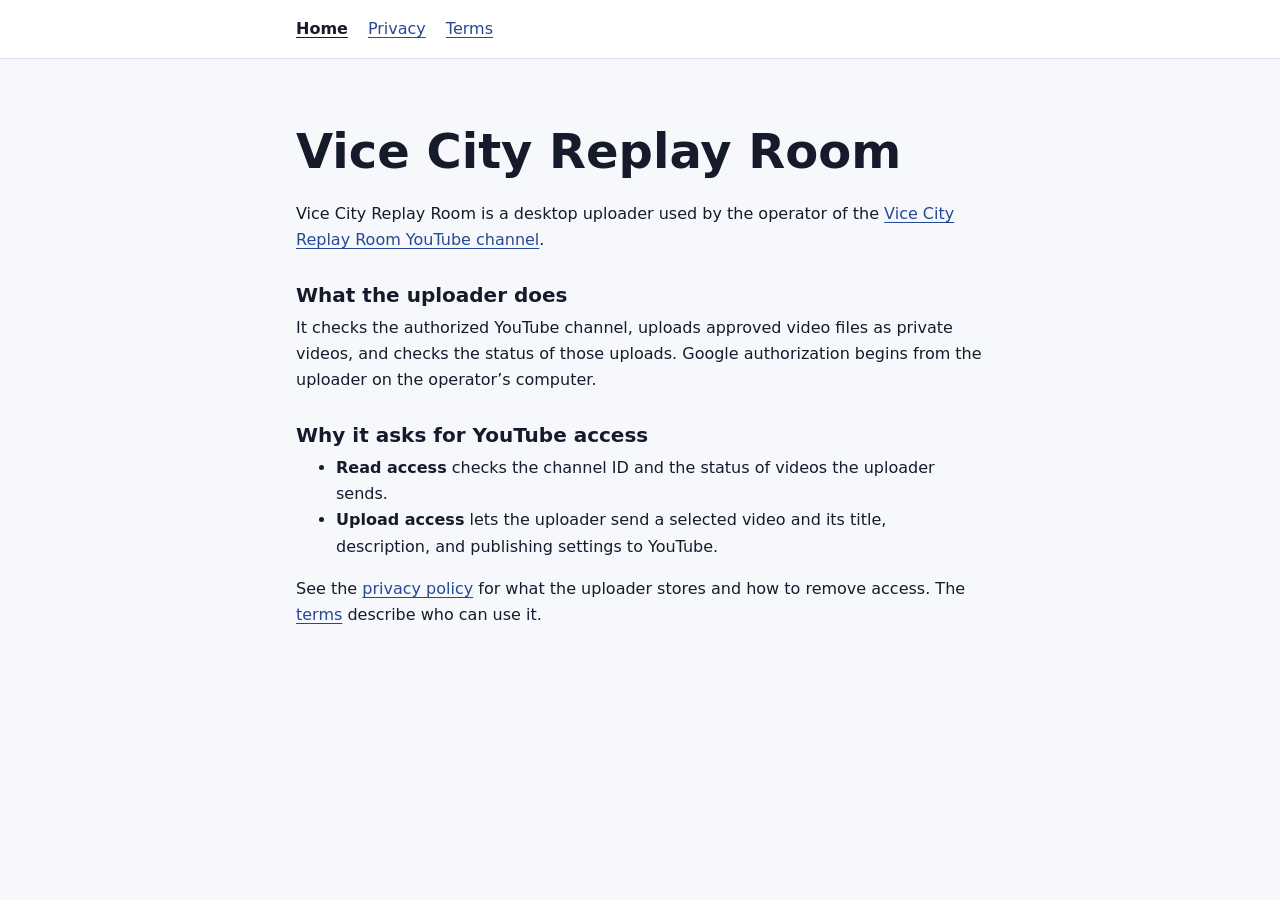
<file: index.html>
<!doctype html>
<html lang="en">
<head>
  <meta charset="utf-8">
  <meta name="viewport" content="width=device-width, initial-scale=1">
  <title>Vice City Replay Room</title>
  <meta name="description" content="Information about the Vice City Replay Room desktop uploader and its use of YouTube authorization.">
  <link rel="stylesheet" href="style.css">
</head>
<body>
  <header><nav aria-label="Site"><a aria-current="page" href="./">Home</a><a href="privacy.html">Privacy</a><a href="terms.html">Terms</a></nav></header>
  <main>
    <h1>Vice City Replay Room</h1>
    <p>Vice City Replay Room is a desktop uploader used by the operator of the <a href="https://www.youtube.com/channel/UCJaD9IKdL5D6_-kNvS7mwIA">Vice City Replay Room YouTube channel</a>.</p>
    <h2>What the uploader does</h2>
    <p>It checks the authorized YouTube channel, uploads approved video files as private videos, and checks the status of those uploads. Google authorization begins from the uploader on the operator’s computer.</p>
    <h2>Why it asks for YouTube access</h2>
    <ul>
      <li><strong>Read access</strong> checks the channel ID and the status of videos the uploader sends.</li>
      <li><strong>Upload access</strong> lets the uploader send a selected video and its title, description, and publishing settings to YouTube.</li>
    </ul>
    <p>See the <a href="privacy.html">privacy policy</a> for what the uploader stores and how to remove access. The <a href="terms.html">terms</a> describe who can use it.</p>
  </main>
</body>
</html>
</file>
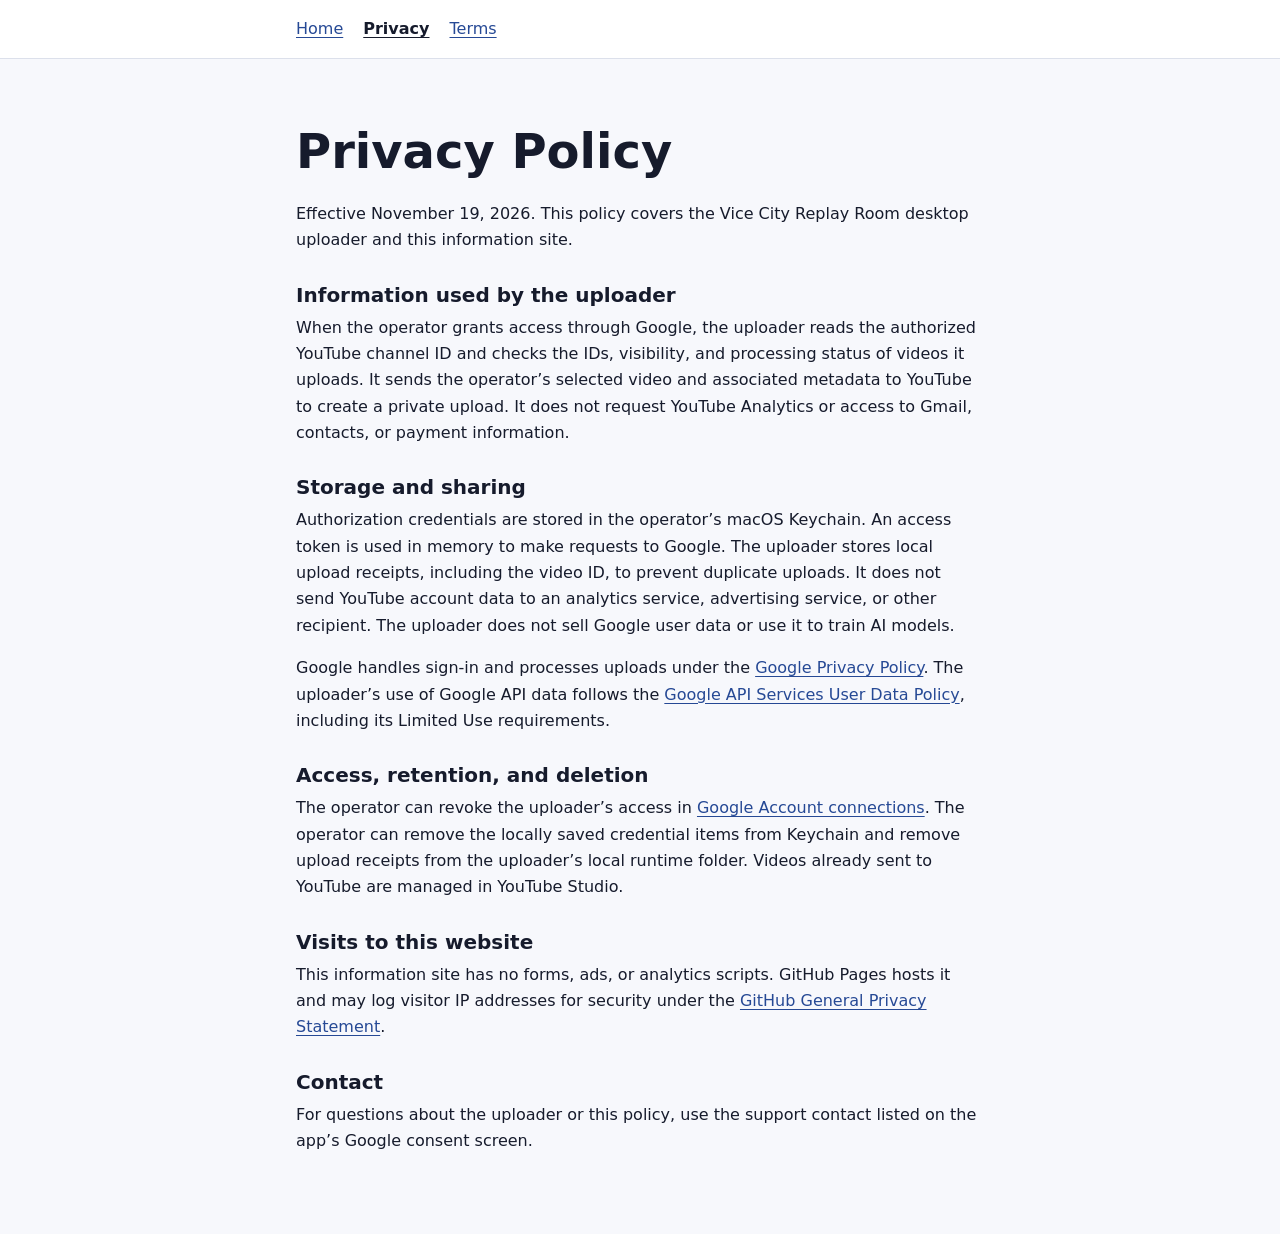
<file: privacy.html>
<!doctype html>
<html lang="en">
<head>
  <meta charset="utf-8">
  <meta name="viewport" content="width=device-width, initial-scale=1">
  <title>Privacy Policy | Vice City Replay Room</title>
  <link rel="stylesheet" href="style.css">
</head>
<body>
  <header><nav aria-label="Site"><a href="./">Home</a><a aria-current="page" href="privacy.html">Privacy</a><a href="terms.html">Terms</a></nav></header>
  <main>
    <h1>Privacy Policy</h1>
    <p>Effective November 19, 2026. This policy covers the Vice City Replay Room desktop uploader and this information site.</p>
    <h2>Information used by the uploader</h2>
    <p>When the operator grants access through Google, the uploader reads the authorized YouTube channel ID and checks the IDs, visibility, and processing status of videos it uploads. It sends the operator’s selected video and associated metadata to YouTube to create a private upload. It does not request YouTube Analytics or access to Gmail, contacts, or payment information.</p>
    <h2>Storage and sharing</h2>
    <p>Authorization credentials are stored in the operator’s macOS Keychain. An access token is used in memory to make requests to Google. The uploader stores local upload receipts, including the video ID, to prevent duplicate uploads. It does not send YouTube account data to an analytics service, advertising service, or other recipient. The uploader does not sell Google user data or use it to train AI models.</p>
    <p>Google handles sign-in and processes uploads under the <a href="https://policies.google.com/privacy">Google Privacy Policy</a>. The uploader’s use of Google API data follows the <a href="https://developers.google.com/terms/api-services-user-data-policy">Google API Services User Data Policy</a>, including its Limited Use requirements.</p>
    <h2>Access, retention, and deletion</h2>
    <p>The operator can revoke the uploader’s access in <a href="https://myaccount.google.com/connections">Google Account connections</a>. The operator can remove the locally saved credential items from Keychain and remove upload receipts from the uploader’s local runtime folder. Videos already sent to YouTube are managed in YouTube Studio.</p>
    <h2>Visits to this website</h2>
    <p>This information site has no forms, ads, or analytics scripts. GitHub Pages hosts it and may log visitor IP addresses for security under the <a href="https://docs.github.com/en/site-policy/privacy-policies/github-general-privacy-statement">GitHub General Privacy Statement</a>.</p>
    <h2>Contact</h2>
    <p>For questions about the uploader or this policy, use the support contact listed on the app’s Google consent screen.</p>
  </main>
</body>
</html>
</file>
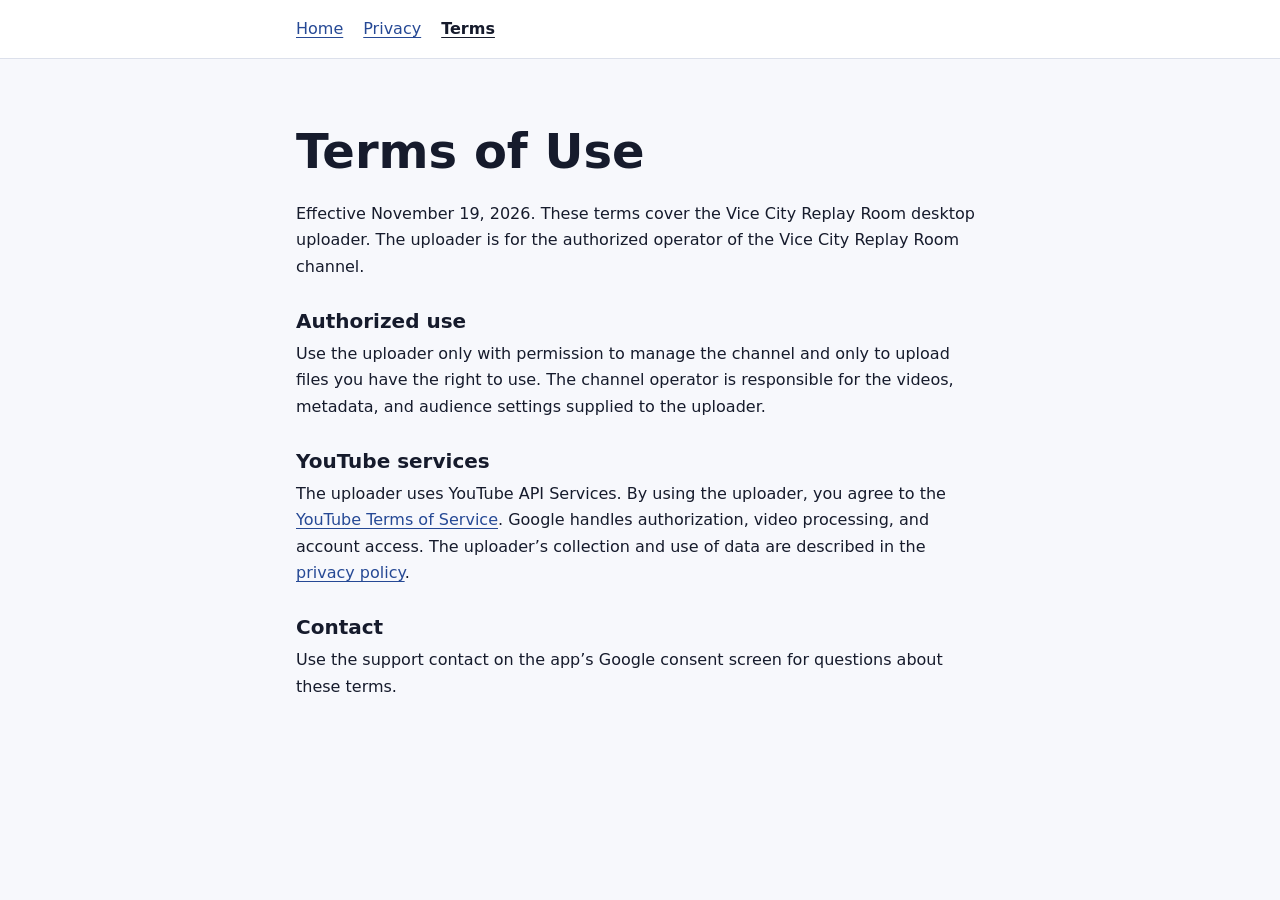
<file: terms.html>
<!doctype html>
<html lang="en">
<head>
  <meta charset="utf-8">
  <meta name="viewport" content="width=device-width, initial-scale=1">
  <title>Terms of Use | Vice City Replay Room</title>
  <link rel="stylesheet" href="style.css">
</head>
<body>
  <header><nav aria-label="Site"><a href="./">Home</a><a href="privacy.html">Privacy</a><a aria-current="page" href="terms.html">Terms</a></nav></header>
  <main>
    <h1>Terms of Use</h1>
    <p>Effective November 19, 2026. These terms cover the Vice City Replay Room desktop uploader. The uploader is for the authorized operator of the Vice City Replay Room channel.</p>
    <h2>Authorized use</h2>
    <p>Use the uploader only with permission to manage the channel and only to upload files you have the right to use. The channel operator is responsible for the videos, metadata, and audience settings supplied to the uploader.</p>
    <h2>YouTube services</h2>
    <p>The uploader uses YouTube API Services. By using the uploader, you agree to the <a href="https://www.youtube.com/t/terms">YouTube Terms of Service</a>. Google handles authorization, video processing, and account access. The uploader’s collection and use of data are described in the <a href="privacy.html">privacy policy</a>.</p>
    <h2>Contact</h2>
    <p>Use the support contact on the app’s Google consent screen for questions about these terms.</p>
  </main>
</body>
</html>
</file>
<file: style.css>
:root {
  color-scheme: light;
  background: #f7f8fc;
  color: #161b2c;
  font: 100%/1.65 system-ui, sans-serif;
}

* { box-sizing: border-box; }
body { margin: 0; }

header {
  background: #fff;
  border-bottom: 1px solid #dce0eb;
}

nav, main {
  max-width: 48rem;
  margin: auto;
  padding-inline: clamp(1rem, 5vw, 2.5rem);
}

nav {
  display: flex;
  gap: 1.25rem;
  padding-block: 1rem;
}

main { padding-block: clamp(2rem, 6vw, 4rem); }
h1, h2 { line-height: 1.2; }
h1 { margin: 0 0 1.25rem; font-size: clamp(2rem, 5vw, 3rem); }
h2 { margin-block: 1.8rem 0.5rem; font-size: 1.25rem; }
p, ul { margin-block: 0.5rem 1rem; }
a { color: #264995; text-underline-offset: 0.18em; }
a[aria-current="page"] { color: #161b2c; font-weight: 700; }
a:focus-visible { outline: 2px solid #264995; outline-offset: 4px; }
</file>
